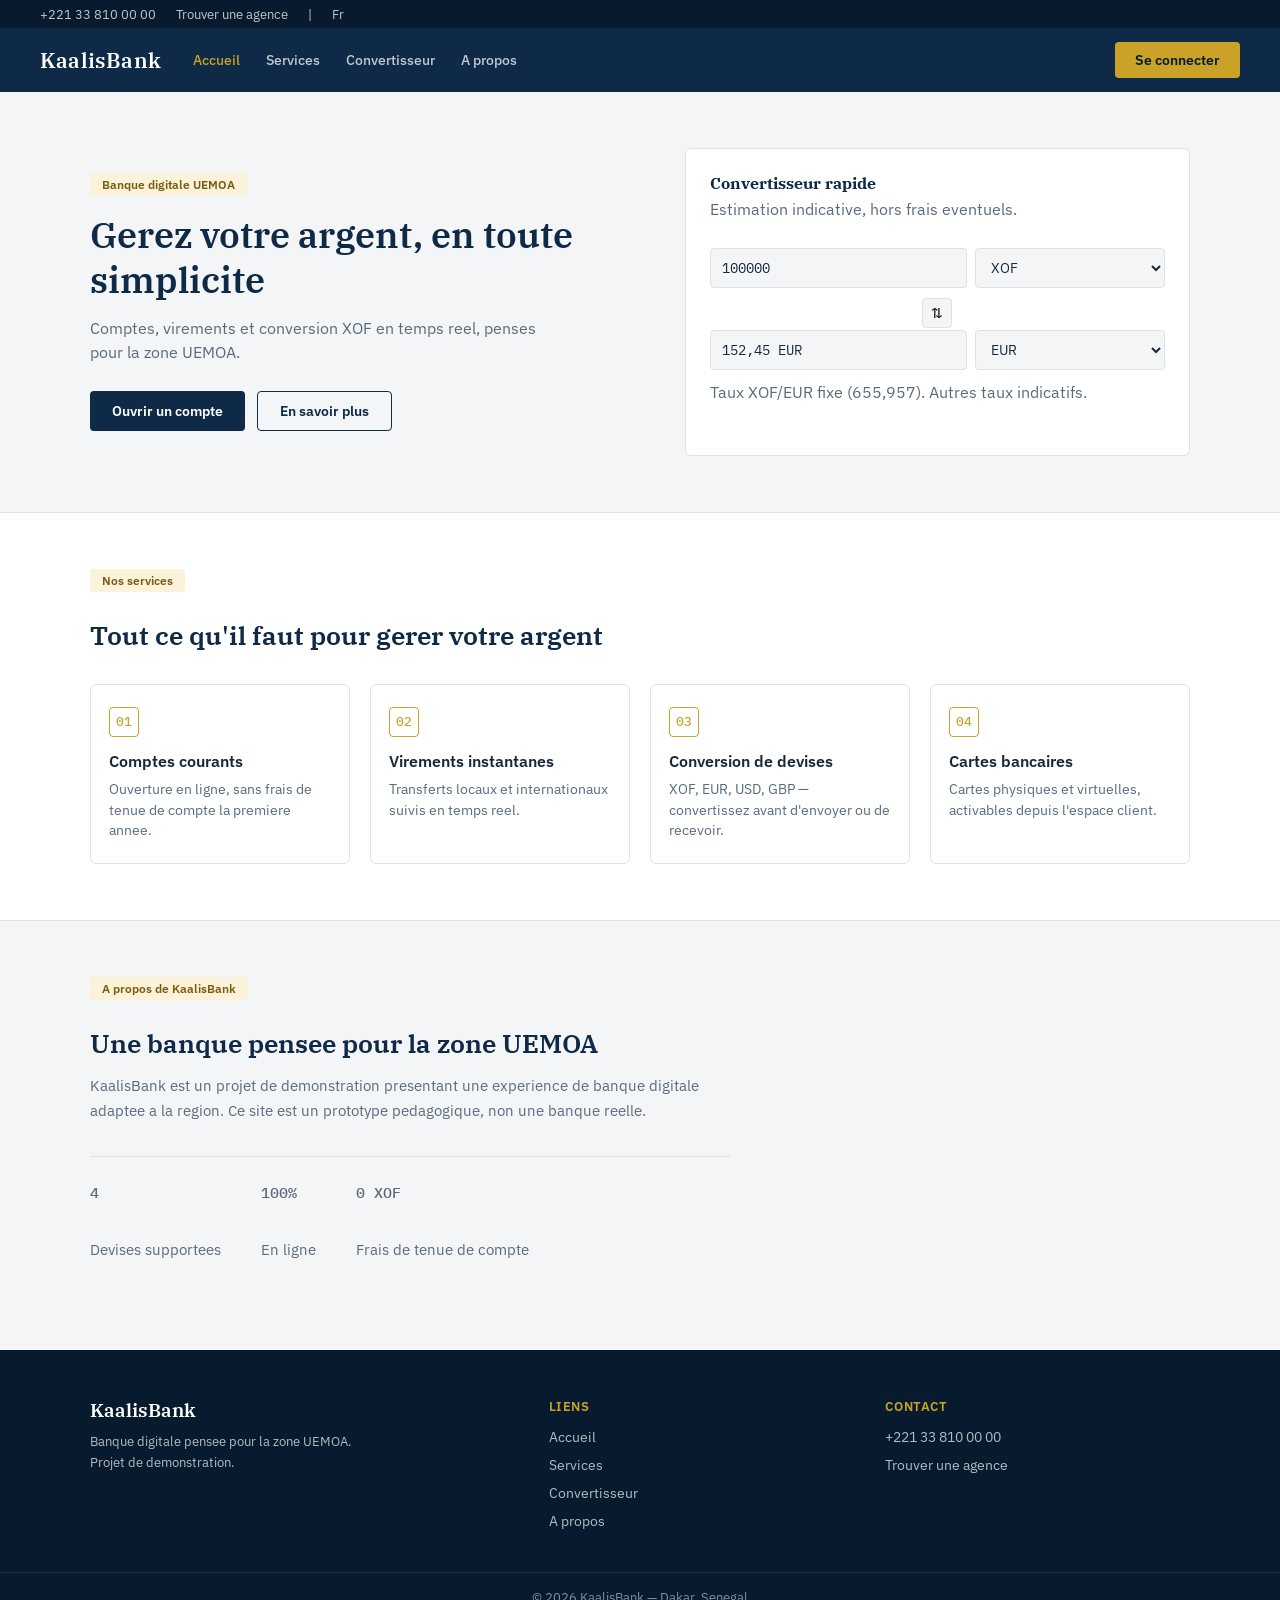
<file: index.html>
<!DOCTYPE html>
<html lang="fr">
    <head>
        <meta charset="UTF-8">
        <meta name="viewport" content="width=device-width, initial-scale=1.0">
        <title>KaalisBank</title>
        <link rel="stylesheet" href="style.css">
    </head>
    <body>
        <!-- A small utlity-bar at the top of the page-->
         <div class="utility-bar">
            <div class="utility-left">
                <a href="tel:+221338100000"><i class="icon-phone"></i>+221 33 810 00 00</a>
                <a href="#agences">Trouver une agence</a>
                <span class="divider">|</span>
                <a href="#" class="lang">Fr</a>
            </div>
         </div>
        <!-- Main nav -->
        <header class="main-nav">
            <a href="index.html" class="logo">KaalisBank</a>
            
            <nav class="nav-links">
                <a href="index.html" class="active">Accueil</a>
                <a href="#services">Services</a>
                <a href="#convertisseur">Convertisseur</a>
                <a href="#apropos">A propos</a>
            </nav>

            <a href="login.html" class="btn-client">Se connecter</a>
        </header>

        <!-- Hero: main title + quick converter -->
        <section class="hero">
            <div class="hero-text">
                <span class="eyebrow">Banque digitale UEMOA</span>
                <h1>Gerez votre argent, en toute simplicite</h1>
                <p>Comptes, virements et conversion XOF en temps reel, penses pour la zone UEMOA.</p>
                <div class="hero-actions">
                    <a href="login.html" class="btn-primary">Ouvrir un compte</a>
                    <a href="#services" class="btn-secondary">En savoir plus</a>
                </div>
            </div>

            <!-- Converter widget: script.js hooks into this via data-role attributes -->
            <div class="converter-card" id="convertisseur" data-widget="converter">
                <h3>Convertisseur rapide</h3>
                <p class="converter-sub">Estimation indicative, hors frais eventuels.</p>

                <!-- Amount + source currency -->
                <div class="field-row">
                    <input type="text" inputmode="decimal" value="100000" data-role="amount-input" aria-label="Montant a convertir">
                    <select data-role="from-select" aria-label="Devise source">
                        <option value="XOF" selected>XOF</option>
                        <option value="EUR">EUR</option>
                        <option value="USD">USD</option>
                        <option value="GBP">GBP</option>
                    </select>
                </div>

                <!-- Button to swap "from" and "to" currencies -->
                <div class="swap-row">
                    <button type="button" class="swap-btn" data-role="swap-btn" aria-label="Inverser les devises">&#8645;</button>
                </div>

                <!-- Result + target currency -->
                <div class="field-row">
                    <input type="text" readonly data-role="result-output" aria-label="Resultat">
                    <select data-role="to-select" aria-label="Devise cible">
                        <option value="XOF">XOF</option>
                        <option value="EUR" selected>EUR</option>
                        <option value="USD">USD</option>
                        <option value="GBP">GBP</option>
                    </select>
                </div>

                <p class="rate-note">Taux XOF/EUR fixe (655,957). Autres taux indicatifs.</p>
            </div>
        </section>

        <!-- Services: 4 cards with what the bank offers -->
        <section class="services" id="services">
            <div class="services-inner">
                <span class="eyebrow">Nos services</span>
                <h2>Tout ce qu'il faut pour gerer votre argent</h2>

                <div class="services-grid">
                    <div class="service-card">
                        <div class="service-icon">01</div>
                        <h3>Comptes courants</h3>
                        <p>Ouverture en ligne, sans frais de tenue de compte la premiere annee.</p>
                    </div>

                    <div class="service-card">
                        <div class="service-icon">02</div>
                        <h3>Virements instantanes</h3>
                        <p>Transferts locaux et internationaux suivis en temps reel.</p>
                    </div>

                    <div class="service-card">
                        <div class="service-icon">03</div>
                        <h3>Conversion de devises</h3>
                        <p>XOF, EUR, USD, GBP — convertissez avant d'envoyer ou de recevoir.</p>
                    </div>

                    <div class="service-card">
                        <div class="service-icon">04</div>
                        <h3>Cartes bancaires</h3>
                        <p>Cartes physiques et virtuelles, activables depuis l'espace client.</p>
                    </div>
                </div>
            </div>
        </section>

        <!-- About: short pitch + 3 key stats -->
        <section class="about" id="apropos">
            <div class="about-inner">
                <div class="about-text">
                    <span class="eyebrow">A propos de KaalisBank</span>
                    <h2>Une banque pensee pour la zone UEMOA</h2>
                    <p>KaalisBank est un projet de demonstration presentant une experience de banque digitale adaptee a la region. Ce site est un prototype pedagogique, non une banque reelle.</p>

                    <div class="about-stats">
                        <div class="stat">
                            <p class="stat-number">4</p>
                            <p class="stat-label">Devises supportees</p>
                        </div>
                        <div class="stat">
                            <p class="stat-number">100%</p>
                            <p class="stat-label">En ligne</p>
                        </div>
                        <div class="stat">
                            <p class="stat-number">0 XOF</p>
                            <p class="stat-label">Frais de tenue de compte</p>
                        </div>
                    </div>
                </div>
            </div>
        </section>

        <!-- Footer: logo, nav links again, contact -->
        <footer class="site-footer">
            <div class="footer-inner">
                <div class="footer-col">
                    <p class="footer-logo">KaalisBank</p>
                    <p class="footer-text">Banque digitale pensee pour la zone UEMOA. Projet de demonstration.</p>
                </div>

                <div class="footer-col">
                    <p class="footer-heading">Liens</p>
                    <a href="index.html">Accueil</a>
                    <a href="#services">Services</a>
                    <a href="#convertisseur">Convertisseur</a>
                    <a href="#apropos">A propos</a>
                </div>

                <div class="footer-col">
                    <p class="footer-heading">Contact</p>
                    <a href="tel:+221338100000">+221 33 810 00 00</a>
                    <a href="#agences">Trouver une agence</a>
                </div>
            </div>

            <div class="footer-bottom">
                <p>&copy; 2026 KaalisBank — Dakar, Senegal</p>
            </div>
        </footer>

        <script src="script.js"></script>
        
    </body>
</html>
</file>
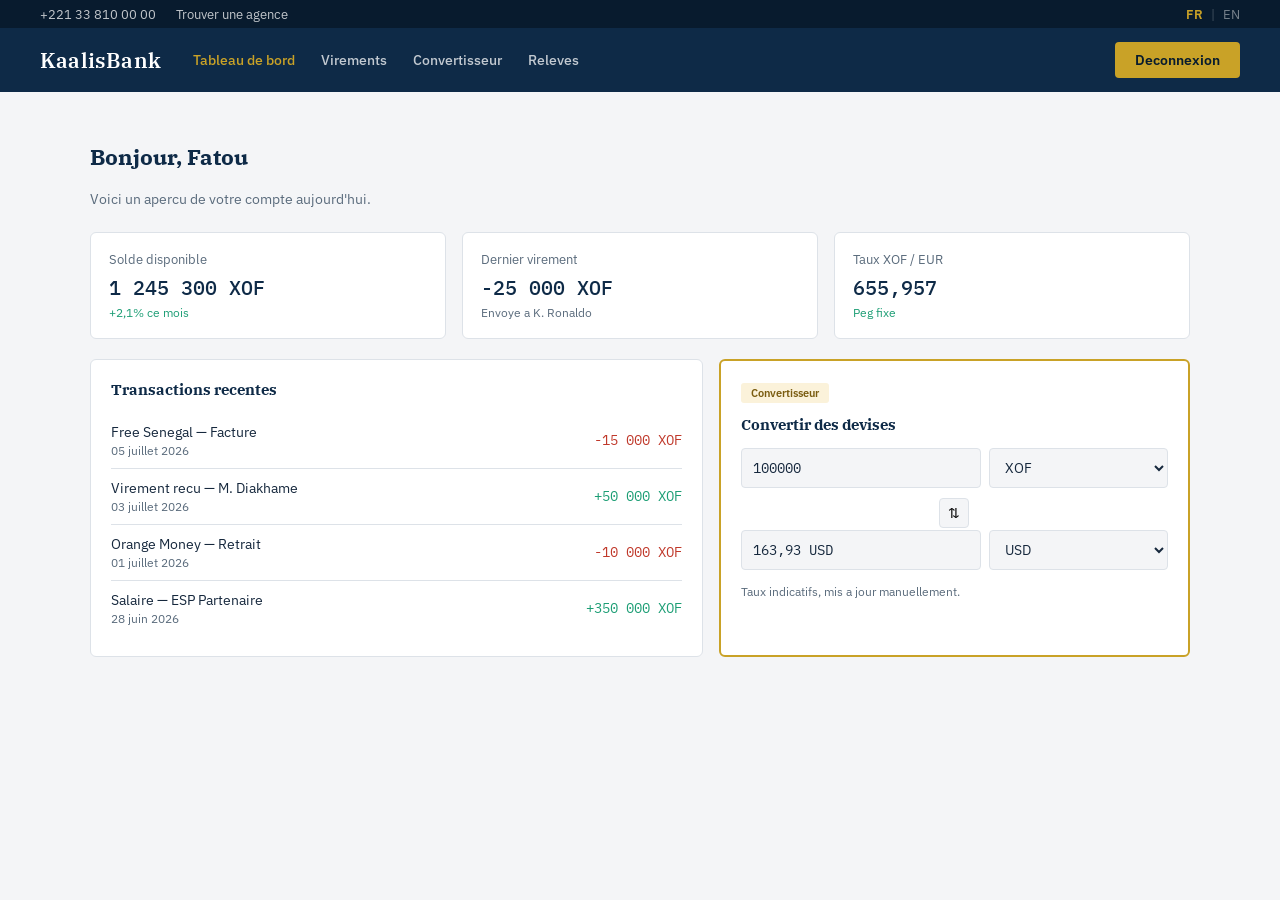
<file: dashboard.html>
<!DOCTYPE html>
<html lang="fr">
    <head>
        <meta charset="UTF-8">
        <meta name="viewport" content="width=device-width, initial-scale=1.0">
        <title>Tableau de bord — KaalisBank</title>
        <link rel="stylesheet" href="style.css">
    </head>
    <body>

        <div class="utility-bar">
            <div class="utility-left">
                <a href="tel:+221338100000"><i class="icon-phone"></i> +221 33 810 00 00</a>
                <a href="#agences">Trouver une agence</a>
            </div>
            <div class="utility-right">
                <a href="#" class="lang active">FR</a>
                <span class="divider">|</span>
                <a href="#" class="lang">EN</a>
            </div>
        </div>

        <header class="main-nav">
            <a href="dashboard.html" class="logo">KaalisBank</a>
            <nav class="nav-links">
                <a href="dashboard.html" class="active">Tableau de bord</a>
                <a href="#virements">Virements</a>
                <a href="#convertisseur">Convertisseur</a>
                <a href="#releves">Releves</a>
            </nav>
            <a href="index.html" class="btn-client">Deconnexion</a>
        </header>

        <div class="dash-wrap">

            <div class="dash-header">
                <div>
                    <h2>Bonjour, Fatou</h2>
                    <p>Voici un apercu de votre compte aujourd'hui.</p>
                </div>
            </div>

            <div class="metric-grid">
                <div class="metric-card">
                    <p class="metric-label">Solde disponible</p>
                    <p class="metric-value">1 245 300 XOF</p>
                    <p class="metric-delta up">+2,1% ce mois</p>
                </div>
                <div class="metric-card">
                    <p class="metric-label">Dernier virement</p>
                    <p class="metric-value">-25 000 XOF</p>
                    <p class="metric-delta down">Envoye a K. Ronaldo </p>
                </div>
                <div class="metric-card">
                    <p class="metric-label">Taux XOF / EUR</p>
                    <p class="metric-value">655,957</p>
                    <p class="metric-delta up">Peg fixe</p>
                </div>
            </div>

            <div class="dash-grid">
                <div class="panel" id="releves">
                    <h3>Transactions recentes</h3>
                    <div class="tx-row">
                        <div>
                            <p class="tx-name">Free Senegal — Facture</p>
                            <p class="tx-meta">05 juillet 2026</p>
                        </div>
                        <p class="tx-amount negative">-15 000 XOF</p>
                    </div>
                    <div class="tx-row">
                        <div>
                            <p class="tx-name">Virement recu — M. Diakhame</p>
                            <p class="tx-meta">03 juillet 2026</p>
                        </div>
                        <p class="tx-amount positive">+50 000 XOF</p>
                    </div>
                    <div class="tx-row">
                        <div>
                            <p class="tx-name">Orange Money — Retrait</p>
                            <p class="tx-meta">01 juillet 2026</p>
                        </div>
                        <p class="tx-amount negative">-10 000 XOF</p>
                    </div>
                    <div class="tx-row">
                        <div>
                            <p class="tx-name">Salaire — ESP Partenaire</p>
                            <p class="tx-meta">28 juin 2026</p>
                        </div>
                        <p class="tx-amount positive">+350 000 XOF</p>
                    </div>
                </div>

                <div class="panel accent" id="convertisseur" data-widget="converter">
                    <span class="badge-mini">Convertisseur</span>
                    <h3>Convertir des devises</h3>

                    <div class="field-row">
                        <input type="text" inputmode="decimal" value="100000" data-role="amount-input" aria-label="Montant a convertir">
                        <select data-role="from-select" aria-label="Devise source">
                            <option value="XOF" selected>XOF</option>
                            <option value="EUR">EUR</option>
                            <option value="USD">USD</option>
                            <option value="GBP">GBP</option>
                        </select>
                    </div>

                    <div class="swap-row">
                        <button type="button" class="swap-btn" data-role="swap-btn" aria-label="Inverser les devises">&#8645;</button>
                    </div>

                    <div class="field-row">
                        <input type="text" readonly data-role="result-output" aria-label="Resultat">
                        <select data-role="to-select" aria-label="Devise cible">
                            <option value="XOF">XOF</option>
                            <option value="EUR">EUR</option>
                            <option value="USD" selected>USD</option>
                            <option value="GBP">GBP</option>
                        </select>
                    </div>

                    <p class="rate-note">Taux indicatifs, mis a jour manuellement.</p>
                </div>
            </div>

        </div>

        <script src="script.js"></script>
    </body>
</html>
</file>
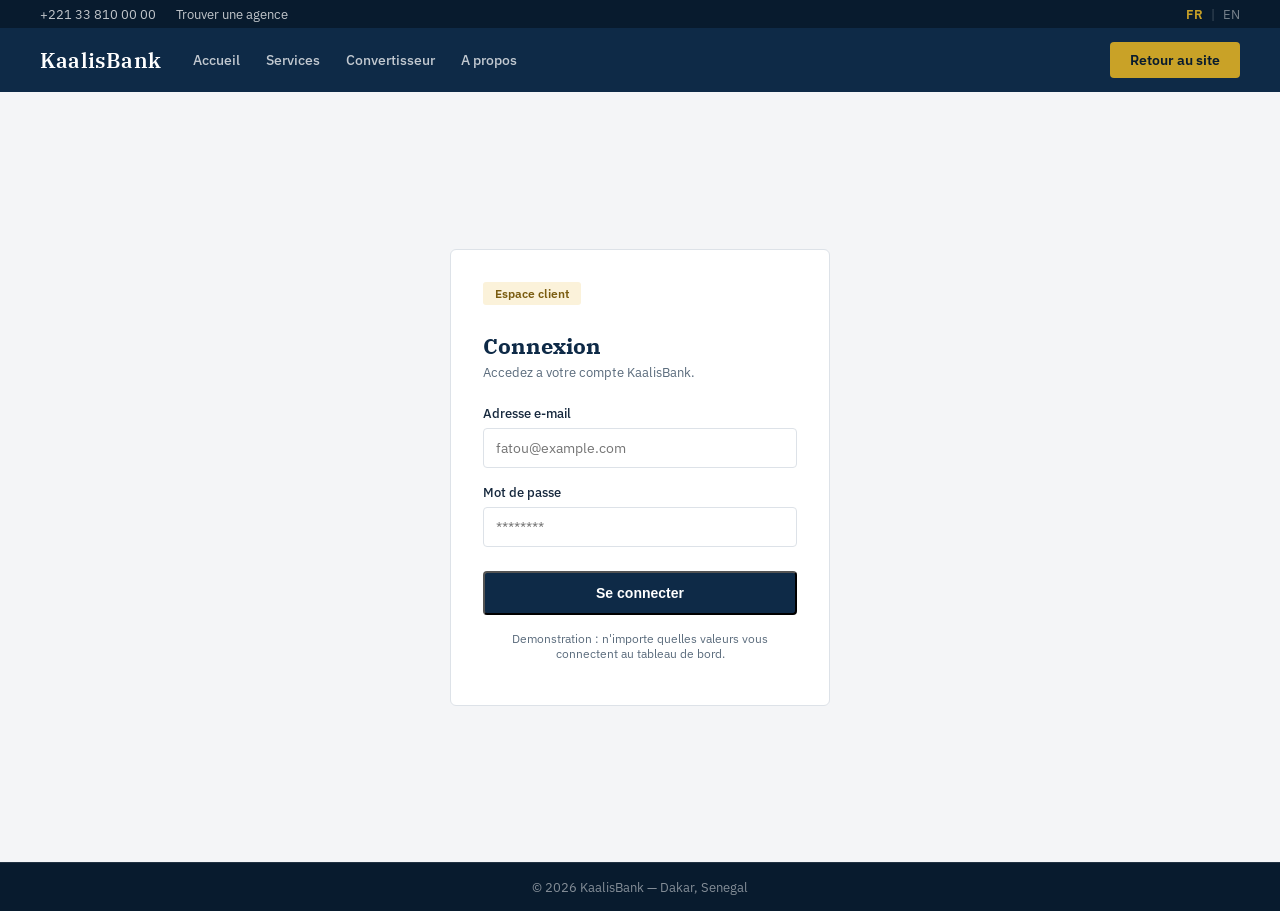
<file: login.html>
<!DOCTYPE html>
<html lang="fr">
    <head>
        <meta charset="UTF-8">
        <meta name="viewport" content="width=device-width, initial-scale=1.0">
        <title>Connexion — KaalisBank</title>
        <link rel="stylesheet" href="style.css">
    </head>
    <body>

        <div class="utility-bar">
            <div class="utility-left">
                <a href="tel:+221338100000"><i class="icon-phone"></i> +221 33 810 00 00</a>
                <a href="#agences">Trouver une agence</a>
            </div>
            <div class="utility-right">
                <a href="#" class="lang active">FR</a>
                <span class="divider">|</span>
                <a href="#" class="lang">EN</a>
            </div>
        </div>

        <header class="main-nav">
            <a href="index.html" class="logo">KaalisBank</a>
            <nav class="nav-links">
                <a href="index.html">Accueil</a>
                <a href="index.html#services">Services</a>
                <a href="index.html#convertisseur">Convertisseur</a>
                <a href="index.html#apropos">A propos</a>
            </nav>
            <a href="index.html" class="btn-client">Retour au site</a>
        </header>

        <div class="login-wrap">
            <div class="login-card">
                <span class="eyebrow">Espace client</span>
                <h2>Connexion</h2>
                <p class="login-sub">Accedez a votre compte KaalisBank.</p>

                <form data-form="login">
                    <div class="form-group">
                        <label for="email">Adresse e-mail</label>
                        <input type="email" id="email" placeholder="fatou@example.com" required>
                    </div>
                    <div class="form-group">
                        <label for="password">Mot de passe</label>
                        <input type="password" id="password" placeholder="********" required>
                    </div>
                    <button type="submit" class="btn-primary btn-full">Se connecter</button>
                </form>

                <p class="login-hint">Demonstration : n'importe quelles valeurs vous connectent au tableau de bord.</p>
            </div>
        </div>

        <footer class="site-footer">
            <div class="footer-bottom">
                <p>&copy; 2026 KaalisBank — Dakar, Senegal</p>
            </div>
        </footer>

        <script src="script.js"></script>
    </body>
</html>
</file>
<file: style.css>
@import url('https://fonts.googleapis.com/css2?family=IBM+Plex+Serif:wght@500;600&family=IBM+Plex+Sans:wght@400;500;600&family=IBM+Plex+Mono:wght@500&display=swap');

:root {
  --navy: #0E2A47;
  --navy-dark: #081B2E;
  --gold: #C9A227;
  --bg: #F4F5F7;
  --white: #FFFFFF;
  --text: #16283D;
  --text-muted: #5A6B7C;
  --border: #DDE2E8;
}

* { box-sizing: border-box; }

body {
  margin: 0;
  font-family: 'IBM Plex Sans', sans-serif;
  color: var(--text);
  background: var(--bg);
}

a { text-decoration: none; color: inherit; }

/* ---------- Barre utilitaire ---------- */
.utility-bar {
  background: var(--navy-dark);
  color: rgba(255,255,255,0.75);
  font-size: 12.5px;
  display: flex;
  justify-content: space-between;
  align-items: center;
  padding: 6px 40px;
}

.utility-left { display: flex; gap: 20px; }
.utility-left a:hover { color: #fff; }

.utility-right { display: flex; align-items: center; gap: 8px; }
.utility-right .lang { opacity: 0.6; }
.utility-right .lang.active { opacity: 1; font-weight: 600; color: var(--gold); }
.utility-right .divider { opacity: 0.3; }

/* ---------- Nav principale ---------- */
.main-nav {
  background: var(--navy);
  padding: 14px 40px;
  display: flex;
  align-items: center;
  gap: 32px;
}

.logo {
  font-family: 'IBM Plex Serif', serif;
  font-weight: 600;
  font-size: 21px;
  color: #fff;
  letter-spacing: 0.2px;
}

.nav-links {
  display: flex;
  gap: 26px;
  flex: 1;
}

.nav-links a {
  font-size: 14px;
  font-weight: 500;
  color: rgba(255,255,255,0.75);
}

.nav-links a:hover,
.nav-links a.active {
  color: var(--gold);
}

.btn-client {
  background: var(--gold);
  color: var(--navy-dark);
  font-size: 14px;
  font-weight: 600;
  padding: 9px 20px;
  border-radius: 4px;
}

.btn-client:hover { opacity: 0.92; }

@media (max-width: 900px) {
  .utility-bar { padding: 6px 20px; }
  .main-nav { flex-wrap: wrap; padding: 14px 20px; gap: 14px; }
  .nav-links { order: 3; width: 100%; flex-wrap: wrap; gap: 16px; }
}

/* ---------- Hero ---------- */
.hero {
  display: flex;
  gap: 48px;
  align-items: center;
  max-width: 1180px;
  margin: 0 auto;
  padding: 56px 40px;
}

.hero-text { flex: 1.2; }

.eyebrow {
  display: inline-block;
  background: #FBF2DA;
  color: #7A5C10;
  font-size: 12px;
  font-weight: 600;
  padding: 4px 12px;
  border-radius: 3px;
  margin-bottom: 16px;
}

.hero h1 {
  font-family: 'IBM Plex Serif', serif;
  font-size: 36px;
  line-height: 1.25;
  font-weight: 600;
  margin: 0 0 14px;
  color: var(--navy);
}

.hero p {
  font-size: 15.5px;
  color: var(--text-muted);
  line-height: 1.6;
  max-width: 460px;
  margin: 0 0 26px;
}

.hero-actions { display: flex; gap: 12px; }

.btn-primary {
  background: var(--navy);
  color: #fff;
  font-size: 14px;
  font-weight: 600;
  padding: 11px 22px;
  border-radius: 4px;
}
.btn-primary:hover { background: var(--navy-dark); }

.btn-secondary {
  background: transparent;
  color: var(--navy);
  border: 1px solid var(--navy);
  font-size: 14px;
  font-weight: 600;
  padding: 10px 22px;
  border-radius: 4px;
}
.btn-secondary:hover { background: rgba(14,42,71,0.05); }

/* ---------- Convertisseur ---------- */
.converter-card {
  flex: 1;
  background: var(--white);
  border: 1px solid var(--border);
  border-radius: 6px;
  padding: 24px;
}

.converter-card h3 {
  font-family: 'IBM Plex Serif', serif;
  font-size: 16px;
  margin: 0 0 4px;
  color: var(--navy);
}

.converter-sub {
  font-size: 12px;
  color: var(--text-muted);
  margin: 0 0 18px;
}

.field-row {
  display: flex;
  gap: 8px;
  margin-bottom: 10px;
}

.field-row input, .field-row select {
  font-family: 'IBM Plex Mono', monospace;
  font-size: 14px;
  border: 1px solid var(--border);
  border-radius: 4px;
  padding: 9px 11px;
  background: var(--bg);
  color: var(--text);
}

.field-row input { flex: 1.4; min-width: 0; }
.field-row select { flex: 1; font-family: 'IBM Plex Sans', sans-serif; }

.swap-row { display: flex; justify-content: center; margin: 2px 0; }

.swap-btn {
  background: var(--bg);
  border: 1px solid var(--border);
  border-radius: 4px;
  width: 30px;
  height: 30px;
  cursor: pointer;
  font-size: 14px;
}

.rate-note {
  font-size: 11.5px;
  color: var(--text-muted);
  margin: 14px 0 0;
}

@media (max-width: 900px) {
  .hero { flex-direction: column; padding: 40px 20px; }
}

/* ---------- Services ---------- */
.services {
  background: var(--white);
  border-top: 1px solid var(--border);
  border-bottom: 1px solid var(--border);
}

.services-inner {
  max-width: 1180px;
  margin: 0 auto;
  padding: 56px 40px;
}

.services h2 {
  font-family: 'IBM Plex Serif', serif;
  font-size: 26px;
  font-weight: 600;
  color: var(--navy);
  margin: 10px 0 32px;
}

.services-grid {
  display: grid;
  grid-template-columns: repeat(4, 1fr);
  gap: 20px;
}

.service-card {
  border: 1px solid var(--border);
  border-radius: 6px;
  padding: 22px 18px;
}

.service-icon {
  font-family: 'IBM Plex Mono', monospace;
  font-size: 13px;
  font-weight: 500;
  color: var(--gold);
  border: 1px solid var(--gold);
  width: 30px;
  height: 30px;
  display: flex;
  align-items: center;
  justify-content: center;
  border-radius: 4px;
  margin-bottom: 14px;
}

.service-card h3 {
  font-size: 15.5px;
  font-weight: 600;
  color: var(--text);
  margin: 0 0 8px;
}

.service-card p {
  font-size: 13.5px;
  color: var(--text-muted);
  line-height: 1.55;
  margin: 0;
}

@media (max-width: 900px) {
  .services-grid { grid-template-columns: repeat(2, 1fr); }
  .services-inner { padding: 40px 20px; }
}

@media (max-width: 560px) {
  .services-grid { grid-template-columns: 1fr; }
}

/* ---------- A propos ---------- */
.about-inner {
  max-width: 1180px;
  margin: 0 auto;
  padding: 56px 40px;
}

.about-text { max-width: 640px; }

.about h2,
.about-text h2 {
  font-family: 'IBM Plex Serif', serif;
  font-size: 26px;
  font-weight: 600;
  color: var(--navy);
  margin: 10px 0 14px;
}

.about-text p {
  font-size: 15px;
  color: var(--text-muted);
  line-height: 1.65;
  margin: 0 0 32px;
}

.about-stats {
  display: flex;
  gap: 40px;
  border-top: 1px solid var(--border);
  padding-top: 24px;
}

.stat-number {
  font-family: 'IBM Plex Mono', monospace;
  font-size: 24px;
  font-weight: 500;
  color: var(--navy);
  margin: 0 0 4px;
}

.stat-label {
  font-size: 12.5px;
  color: var(--text-muted);
  margin: 0;
}

@media (max-width: 900px) {
  .about-inner { padding: 40px 20px; }
  .about-stats { flex-wrap: wrap; gap: 24px; }
}

/* ---------- Footer ---------- */
.site-footer {
  background: var(--navy-dark);
  color: rgba(255,255,255,0.7);
}

.footer-inner {
  max-width: 1180px;
  margin: 0 auto;
  padding: 48px 40px 32px;
  display: grid;
  grid-template-columns: 1.4fr 1fr 1fr;
  gap: 32px;
}

.footer-logo {
  font-family: 'IBM Plex Serif', serif;
  font-size: 19px;
  font-weight: 600;
  color: #fff;
  margin: 0 0 10px;
}

.footer-text {
  font-size: 13px;
  line-height: 1.6;
  margin: 0;
  max-width: 280px;
}

.footer-heading {
  font-size: 12.5px;
  font-weight: 600;
  color: var(--gold);
  text-transform: uppercase;
  letter-spacing: 0.05em;
  margin: 0 0 14px;
}

.footer-col a {
  display: block;
  font-size: 13.5px;
  color: rgba(255,255,255,0.7);
  margin-bottom: 10px;
}

.footer-col a:hover { color: #fff; }

.footer-bottom {
  border-top: 1px solid rgba(255,255,255,0.1);
  padding: 16px 40px;
  text-align: center;
}

.footer-bottom p {
  font-size: 12.5px;
  margin: 0;
  color: rgba(255,255,255,0.5);
}

@media (max-width: 900px) {
  .footer-inner { grid-template-columns: 1fr; padding: 40px 20px 24px; }
}


/* ---------- Login ---------- */
.login-wrap {
  min-height: calc(100vh - 130px);
  display: flex;
  align-items: center;
  justify-content: center;
  padding: 40px;
}

.login-card {
  background: var(--white);
  border: 1px solid var(--border);
  border-radius: 6px;
  padding: 32px;
  width: 100%;
  max-width: 380px;
}

.login-card h2 {
  font-family: 'IBM Plex Serif', serif;
  font-size: 22px;
  color: var(--navy);
  margin: 10px 0 4px;
}

.login-sub {
  font-size: 13px;
  color: var(--text-muted);
  margin: 0 0 24px;
}

.form-group { margin-bottom: 16px; }

.form-group label {
  display: block;
  font-size: 13px;
  font-weight: 500;
  margin-bottom: 6px;
  color: var(--text);
}

.form-group input {
  width: 100%;
  padding: 10px 12px;
  border: 1px solid var(--border);
  border-radius: 4px;
  font-size: 14px;
  font-family: 'IBM Plex Sans', sans-serif;
}

.btn-full { width: 100%; margin-top: 8px; padding: 12px; }

.login-hint {
  font-size: 12px;
  color: var(--text-muted);
  margin-top: 16px;
  text-align: center;
}


/* ---------- Dashboard ---------- */
.dash-wrap {
  max-width: 1180px;
  margin: 0 auto;
  padding: 32px 40px;
}

.dash-header { margin-bottom: 24px; }

.dash-header h2 {
  font-family: 'IBM Plex Serif', serif;
  font-size: 22px;
  color: var(--navy);
}

.dash-header p {
  font-size: 14px;
  color: var(--text-muted);
  margin: 4px 0 0;
}

.metric-grid {
  display: grid;
  grid-template-columns: repeat(3, 1fr);
  gap: 16px;
  margin-bottom: 20px;
}

.metric-card {
  background: var(--white);
  border: 1px solid var(--border);
  border-radius: 6px;
  padding: 18px;
}

.metric-label { font-size: 13px; color: var(--text-muted); margin: 0 0 6px; }

.metric-value {
  font-family: 'IBM Plex Mono', monospace;
  font-size: 20px;
  font-weight: 500;
  color: var(--navy);
  margin: 0;
}

.metric-delta { font-size: 12px; margin: 4px 0 0; }
.metric-delta.up { color: #1D9E75; }
.metric-delta.down { color: var(--text-muted); }

.dash-grid {
  display: grid;
  grid-template-columns: 1.3fr 1fr;
  gap: 16px;
}

.panel {
  background: var(--white);
  border: 1px solid var(--border);
  border-radius: 6px;
  padding: 20px;
}

.panel.accent { border: 2px solid var(--gold); }

.panel h3 {
  font-family: 'IBM Plex Serif', serif;
  font-size: 15px;
  color: var(--navy);
  margin: 0 0 14px;
}

.tx-row {
  display: flex;
  justify-content: space-between;
  align-items: center;
  padding: 10px 0;
  border-bottom: 1px solid var(--border);
}
.tx-row:last-child { border-bottom: none; }

.tx-name { font-size: 14px; margin: 0; color: var(--text); }
.tx-meta { font-size: 12px; margin: 2px 0 0; color: var(--text-muted); }

.tx-amount {
  font-family: 'IBM Plex Mono', monospace;
  font-size: 14px;
  margin: 0;
}
.tx-amount.negative { color: #C0392B; }
.tx-amount.positive { color: #1D9E75; }

.badge-mini {
  display: inline-block;
  font-size: 11px;
  font-weight: 600;
  background: #FBF2DA;
  color: #7A5C10;
  padding: 3px 10px;
  border-radius: 3px;
  margin-bottom: 12px;
}

@media (max-width: 900px) {
  .metric-grid, .dash-grid { grid-template-columns: 1fr; }
  .dash-wrap { padding: 24px 20px; }
}
</file>
